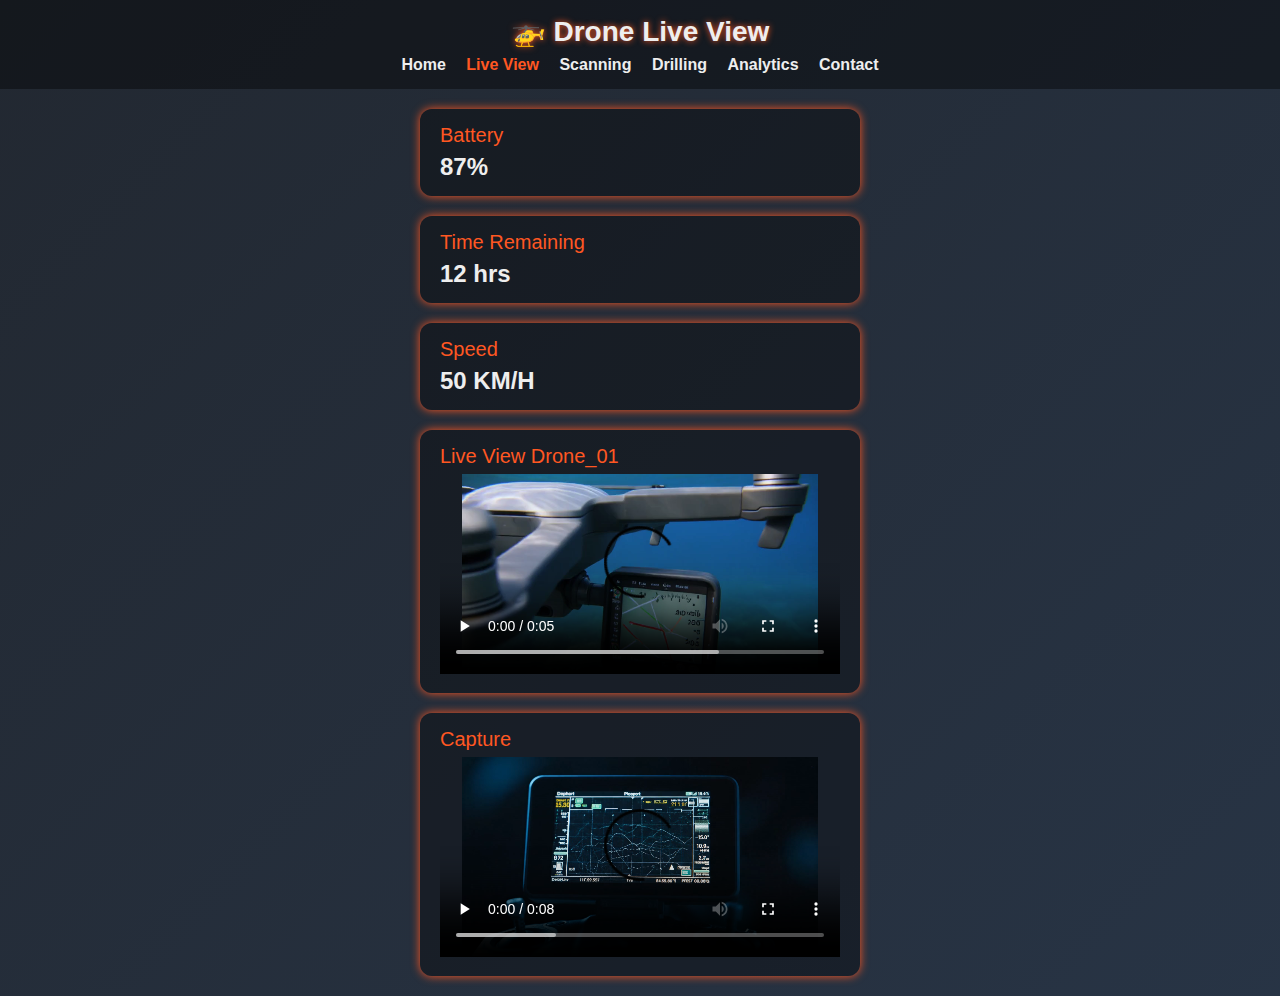
<file: index.html>
<!DOCTYPE html>
<html lang="en">
<head>
<meta charset="UTF-8">
<meta name="viewport" content="width=device-width, initial-scale=1.0">
<title>Drone Live View</title>
<style>
  body {
    margin:0;
    font-family:'Segoe UI',sans-serif;
    color:#EEEEEE;
    background:linear-gradient(135deg,#222831,#2D4059,#FF5722,#EEEEEE);
    background-size:600% 600%;
    animation:gradientMove 12s ease infinite;
  }
  @keyframes gradientMove {
    0%{background-position:0% 50%;}
    50%{background-position:100% 50%;}
    100%{background-position:0% 50%;}
  }
  header {
    background:rgba(0,0,0,0.4);
    padding:15px;
    text-align:center;
  }
  header h1 {
    margin:0;
    font-size:28px;
    text-shadow:0 0 6px #FF5722;
  }
  nav {
    margin-top:8px;
  }
  nav a {
    color:#EEEEEE;
    text-decoration:none;
    margin:0 8px;
    font-weight:bold;
  }
  nav a:hover {
    color:#FF5722;
  }
  main {
    padding:20px;
    display:flex;
    flex-direction:column;
    align-items:center;
    gap:20px;
  }
  .status-box {
    background:rgba(0,0,0,0.35);
    padding:15px 20px;
    border-radius:12px;
    width:90%;
    max-width:400px;
    box-shadow:0 0 10px #FF5722;
  }
  .status-title {
    font-size:20px;
    margin-bottom:6px;
    color:#FF5722;
  }
  .status-value {
    font-size:24px;
    font-weight:bold;
  }
  .liveview, .capture {
    background:rgba(0,0,0,0.35);
    padding:15px 20px;
    border-radius:12px;
    width:90%;
    max-width:400px;
    box-shadow:0 0 10px #FF5722;
    position:relative;
  }
  .liveview vid, .capture vid {
    width:100%;
    max-width:350px;
    margin-top:10px;
    border-radius:8px;
    border:2px solid #FF5722;
  }
  /* Buttons inside profile and captures */
  .inline-button {
    position:absolute;
    top:15px;
    right:15px;
    background:#FF5722;
    border:none;
    color:#EEEEEE;
    font-weight:bold;
    padding:6px 10px;
    border-radius:6px;
    cursor:pointer;
    box-shadow:0 0 6px #FF5722;
  }
  .inline-button:hover {
    background:#e04c1f;
  }
</style>
</head>
<body>

<header>
  <h1>🚁 Drone Live View</h1>
  <nav>
    <a href="home.html">Home</a>
    <a href="index.html" style="color:#FF5722;">Live View</a>
    <a href="scanning.html">Scanning</a>
    <a href="drilling.html">Drilling</a>
    <a href="analytics.html">Analytics</a>
    <a href="contact.html">Contact</a>
  </nav>
</header>

<main>
  <!-- Battery -->
  <div class="status-box">
    <div class="status-title">Battery</div>
    <div class="status-value" id="battery">87%</div>
  </div>

  <!-- Time Remaining -->
  <div class="status-box">
    <div class="status-title">Time Remaining</div>
    <div class="status-value" id="time">12 hrs</div>
  </div>

  <!-- Speed -->
  <div class="status-box">
    <div class="status-title">Speed</div>
    <div class="status-value" id="Speed">50 KM/H</div>
  </div>

  <div class="liveview">
    <div class="status-title">Live View Drone_01</div>
   <video width="400" height="200" controls>
    <source src="live view.mp4" type="video/mp4">
    Your browser does not support the video tag.
  </video>
  </div>



  <div class="capture">
    <div class="status-title">Capture</div>
   <video width="400" height="200" controls>
    <source src="capture.mp4" type="video/mp4">
    Your browser does not support the video tag.
  </video>
  </div>
</main>

</body>
</html>
</file>
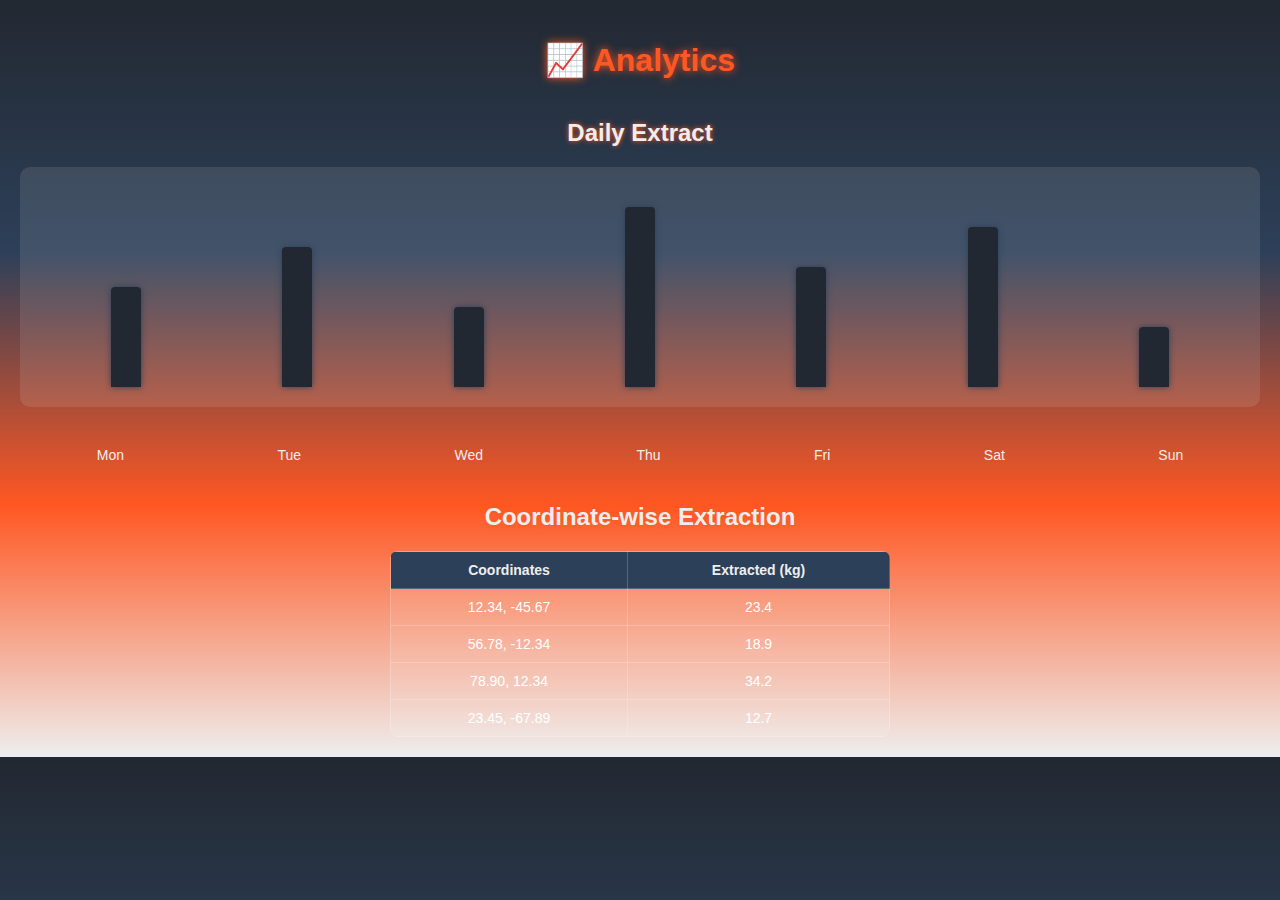
<file: analytics.html>
<!DOCTYPE html>
<html lang="en">
<head>
<meta charset="UTF-8">
<meta name="viewport" content="width=device-width, initial-scale=1.0">
<title>Analytics</title>
<style>
  body {
    margin: 0;
    font-family: 'Segoe UI', sans-serif;
    background: linear-gradient(to bottom, #222831, #2D4059, #FF5722, #EEEEEE);
    color: #EEEEEE;
    padding: 20px;
    text-align: center;
  }
  h1 {
    color: #FF5722;
    text-shadow: 0 0 8px #FF5722;
    margin-bottom: 30px;
    font-size: 32px;
  }
  h2 {
    margin-top: 40px;
    margin-bottom: 20px;
    color: #EEEEEE;
    text-shadow: 0 0 5px #FF5722;
  }

  .chart {
    display: flex;
    justify-content: space-around;
    align-items: flex-end;
    height: 200px;
    background: rgba(255,255,255,0.1);
    border-radius: 10px;
    padding: 20px;
    margin-bottom: 40px;
  }
  .bar {
    width: 30px;
    background: #222831;
    border-radius: 4px 4px 0 0;
    box-shadow: 0 0 6px #2D4059;
  }
  .day-labels {
    display: flex;
    justify-content: space-around;
    margin-top: 10px;
    font-size: 14px;
  }

  table {
    width: 100%;
    max-width: 500px;
    margin: 0 auto;
    border-collapse: collapse;
    background: rgba(255,255,255,0.1);
    border-radius: 8px;
    overflow: hidden;
  }
  th, td {
    border: 1px solid rgba(255,255,255,0.2);
    padding: 10px;
    font-size: 14px;
  }
  th {
    background: #2D4059;
    color: #EEEEEE;
  }
  td {
    color: #FFFFFF;
  }
</style>
</head>
<body>

<h1>📈 Analytics</h1>

<h2>Daily Extract</h2>
<div class="chart">
  <div class="bar" style="height: 50%;"></div> 
  <div class="bar" style="height: 70%;"></div> 
  <div class="bar" style="height: 40%;"></div> 
  <div class="bar" style="height: 90%;"></div> 
  <div class="bar" style="height: 60%;"></div> 
  <div class="bar" style="height: 80%;"></div> 
  <div class="bar" style="height: 30%;"></div> 
</div>
<div class="day-labels">
  <span>Mon</span>
  <span>Tue</span>
  <span>Wed</span>
  <span>Thu</span>
  <span>Fri</span>
  <span>Sat</span>
  <span>Sun</span>
</div>

<h2>Coordinate-wise Extraction</h2>
<table>
  <tr>
    <th>Coordinates</th>
    <th>Extracted (kg)</th>
  </tr>
  <tr>
    <td>12.34, -45.67</td>
    <td>23.4</td>
  </tr>
  <tr>
    <td>56.78, -12.34</td>
    <td>18.9</td>
  </tr>
  <tr>
    <td>78.90, 12.34</td>
    <td>34.2</td>
  </tr>
  <tr>
    <td>23.45, -67.89</td>
    <td>12.7</td>
  </tr>
</table>

</body>
</html>
</file>
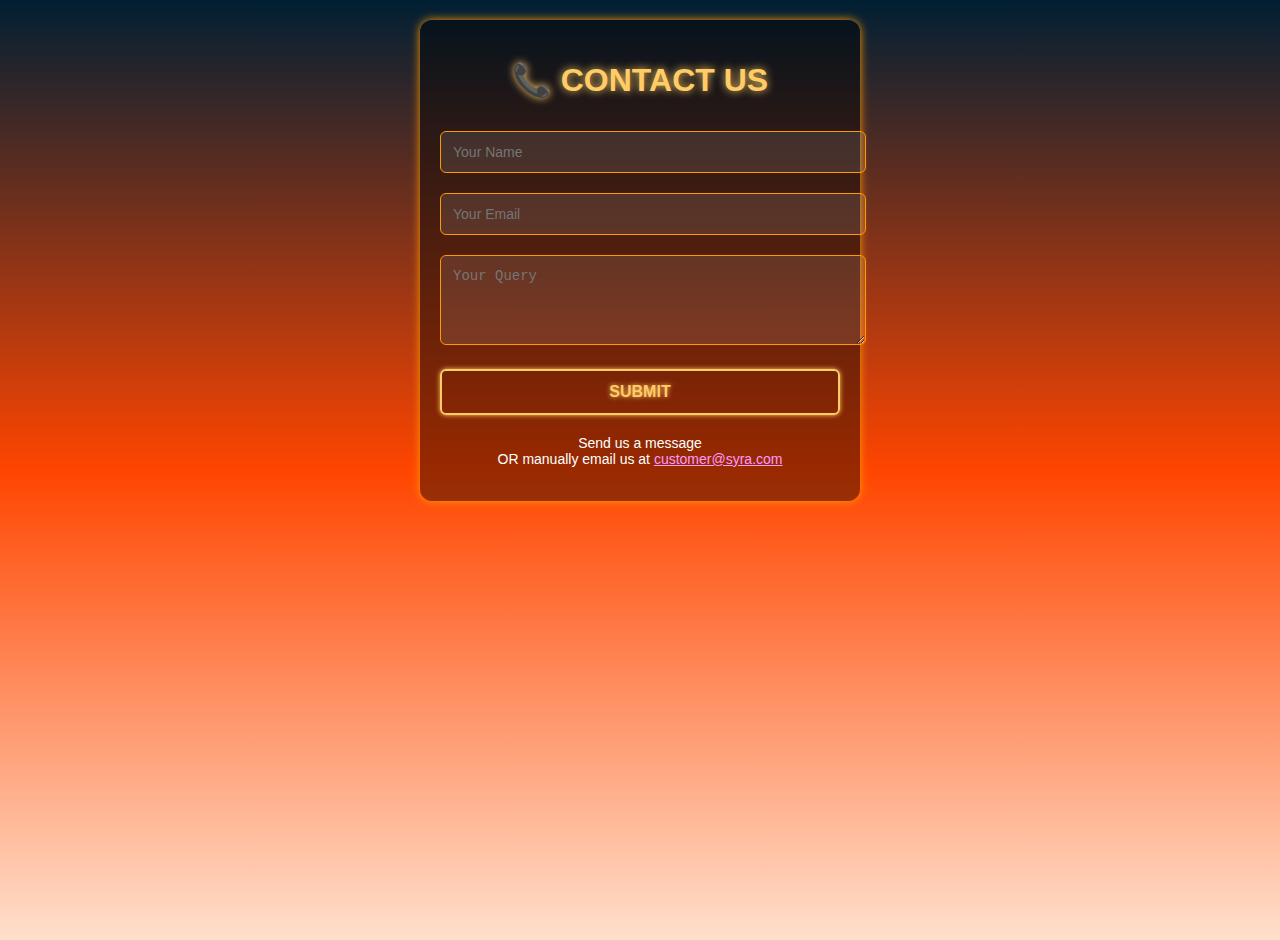
<file: contact.html>
<!DOCTYPE html>
<html lang="en">
<head>
<meta charset="UTF-8">
<meta name="viewport" content="width=device-width, initial-scale=1.0">
<title>Contact Us</title>
<link rel="stylesheet" href="style.css">
</head>
<body>

<div class="container" id="formContainer">
  <h1>📞 CONTACT US</h1>
  <input type="text" id="name" placeholder="Your Name">
  <input type="email" id="email" placeholder="Your Email">
  <textarea id="query" rows="4" placeholder="Your Query"></textarea>
  <button id="submitBtn">SUBMIT</button>

  <p class="alt-contact">
    Send us a message <br> OR manually email us at 
    <a href="mailto:customer@syra.com">customer@syra.com</a>
  </p>
</div>

<div class="thankyou" id="thankyouContainer">
  <h2>THANK YOU<br>FOR SUBMITTING</h2>
  <p>Our Team Will Contact You Shortly</p>
  <button id="backBtn">⬅ Back to Contact</button>
</div>

<script src="script.js"></script>
</body>
</html>
</file>
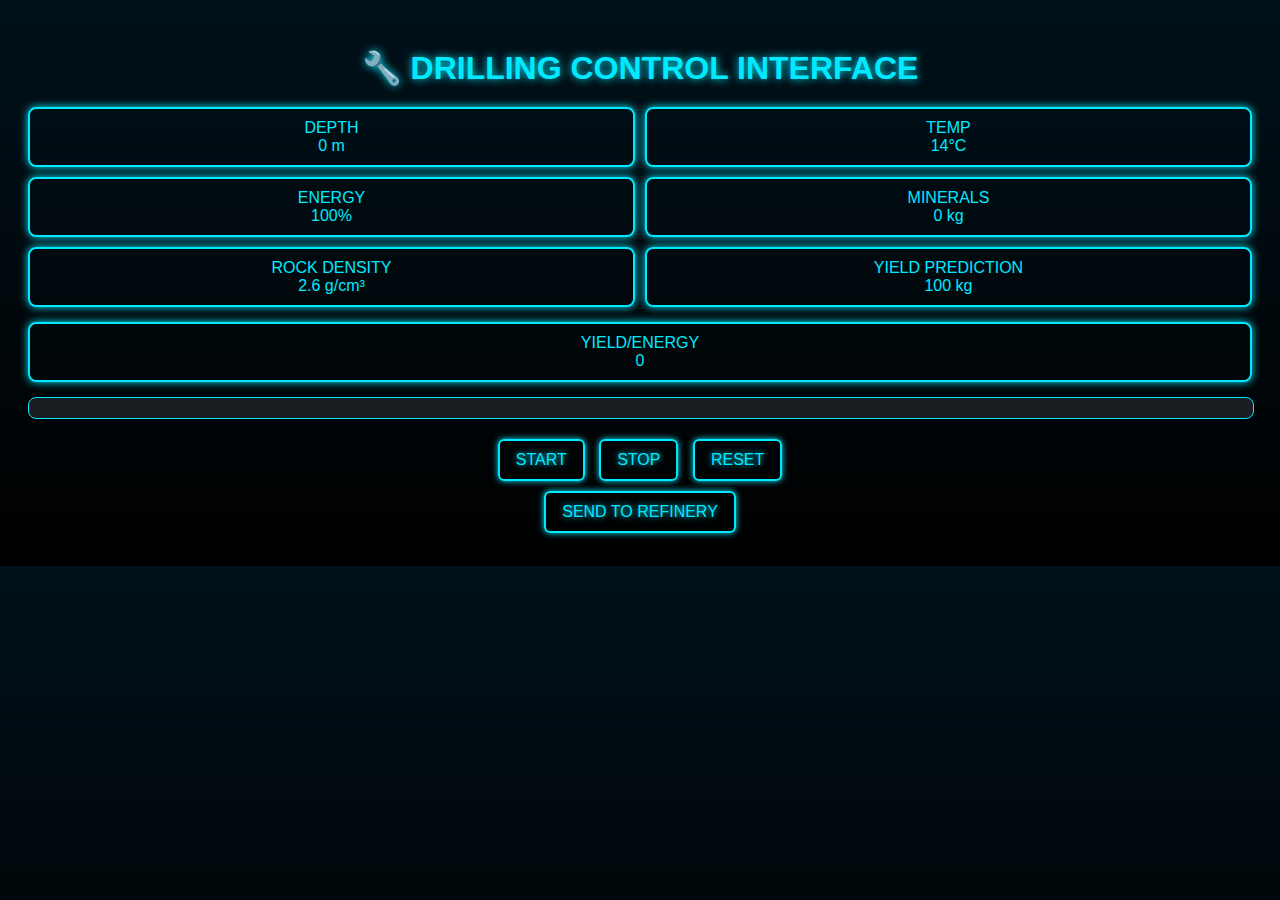
<file: drilling.html>
<!DOCTYPE html>
<html lang="en">
<head>
<meta charset="UTF-8">
<meta name="viewport" content="width=device-width, initial-scale=1.0">
<title>Drilling Control Interface</title>
<style>
  body {
    background: linear-gradient(to bottom, #00111a, #000);
    color: #00eaff;
    font-family: Arial, sans-serif;
    text-align: center;
    padding: 20px;
  }
  h1 {
    text-shadow: 0 0 8px #00eaff;
    margin-bottom: 20px;
  }
  .grid {
    display: grid;
    grid-template-columns: repeat(2, 1fr);
    gap: 10px;
    margin-bottom: 15px;
  }
  .box {
    border: 2px solid #00eaff;
    border-radius: 8px;
    padding: 10px;
    box-shadow: 0 0 8px #00eaff;
  }
  .wide-box {
    grid-column: span 2;
    border: 2px solid #00eaff;
    border-radius: 8px;
    padding: 10px;
    box-shadow: 0 0 8px #00eaff;
    margin-bottom: 10px;
  }
  #progressContainer {
    background: rgba(255,255,255,0.1);
    border: 1px solid #00eaff;
    border-radius: 8px;
    height: 20px;
    width: 100%;
    margin: 15px 0;
    overflow: hidden;
  }
  #progressBar {
    background: #00eaff;
    height: 100%;
    width: 0%;
    transition: width 0.3s;
  }
  button {
    background: none;
    border: 2px solid #00eaff;
    border-radius: 6px;
    color: #00eaff;
    padding: 10px 16px;
    margin: 5px;
    font-size: 16px;
    cursor: pointer;
    text-shadow: 0 0 6px #00eaff;
    box-shadow: 0 0 6px #00eaff;
  }
  button:hover {
    background: rgba(0,234,255,0.2);
  }
</style>
</head>
<body>
<h1>🔧 DRILLING CONTROL INTERFACE</h1>

<div class="grid">
  <div class="box">DEPTH<br><span id="depth">0 m</span></div>
  <div class="box">TEMP<br><span id="temp">25°C</span></div>
  <div class="box">ENERGY<br><span id="energy">100%</span></div>
  <div class="box">MINERALS<br><span id="minerals">0 kg</span></div>
  <div class="box">ROCK DENSITY<br><span id="density">0 g/cm³</span></div>
  <div class="box">YIELD PREDICTION<br><span id="yield_prediction">0 kg</span></div>
</div>

<div class="wide-box">YIELD/ENERGY<br><span id="ratio">0</span></div>

<div id="progressContainer">
  <div id="progressBar"></div>
</div>

<div>
  <button onclick="startDrill()">START</button>
  <button onclick="stopDrill()">STOP</button>
  <button onclick="resetDrill()">RESET</button>
</div>
<div>
  <button onclick="sendToRefinery()">SEND TO REFINERY</button>
</div>

<script>
const drillingData = [
  { 'progress': 0.0, 'depth': 0.0, 'temp': 14.0, 'energy': 100.0, 'minerals': 0.0, 'density': 2.6, 'yield_prediction': 100.0, 'ratio': 0.0 },
  { 'progress': 2.0, 'depth': 10.0, 'temp': 14.0, 'energy': 98.5, 'minerals': 0.2, 'density': 2.6, 'yield_prediction': 98.8, 'ratio': 0.0 },
  { 'progress': 4.0, 'depth': 20.0, 'temp': 14.0, 'energy': 97.0, 'minerals': 0.5, 'density': 2.6, 'yield_prediction': 97.6, 'ratio': 0.01 },
  { 'progress': 6.0, 'depth': 30.0, 'temp': 14.0, 'energy': 95.5, 'minerals': 0.8, 'density': 2.6, 'yield_prediction': 96.4, 'ratio': 0.01 },
  { 'progress': 8.0, 'depth': 40.0, 'temp': 14.0, 'energy': 94.0, 'minerals': 1.2, 'density': 2.6, 'yield_prediction': 95.2, 'ratio': 0.01 },
  { 'progress': 10.0, 'depth': 50.0, 'temp': 14.0, 'energy': 92.5, 'minerals': 1.6, 'density': 2.6, 'yield_prediction': 94.0, 'ratio': 0.02 },
  { 'progress': 12.0, 'depth': 60.0, 'temp': 14.0, 'energy': 91.0, 'minerals': 2.1, 'density': 2.6, 'yield_prediction': 92.8, 'ratio': 0.02 },
  { 'progress': 14.0, 'depth': 70.0, 'temp': 14.0, 'energy': 89.5, 'minerals': 2.5, 'density': 2.6, 'yield_prediction': 91.6, 'ratio': 0.03 },
  { 'progress': 16.0, 'depth': 80.0, 'temp': 14.0, 'energy': 88.0, 'minerals': 3.0, 'density': 2.6, 'yield_prediction': 90.4, 'ratio': 0.03 },
  { 'progress': 18.0, 'depth': 90.0, 'temp': 14.0, 'energy': 86.5, 'minerals': 3.5, 'density': 2.6, 'yield_prediction': 89.2, 'ratio': 0.04 },
  { 'progress': 20.0, 'depth': 100.0, 'temp': 14.0, 'energy': 85.0, 'minerals': 4.0, 'density': 2.6, 'yield_prediction': 88.0, 'ratio': 0.05 },
  { 'progress': 22.0, 'depth': 100, 'temp': 14.0, 'energy': 83.5, 'minerals': 4.5, 'density': 2.6, 'yield_prediction': 86.8, 'ratio': 0.05 },
  { 'progress': 24.0, 'depth': 100, 'temp': 14.0, 'energy': 82.0, 'minerals': 5.1, 'density': 2.6, 'yield_prediction': 85.6, 'ratio': 0.06 },
  { 'progress': 26.0, 'depth': 100, 'temp': 14.0, 'energy': 80.5, 'minerals': 5.6, 'density': 2.6, 'yield_prediction': 84.4, 'ratio': 0.07 },
  { 'progress': 28.0, 'depth': 100, 'temp': 14.0, 'energy': 79.0, 'minerals': 6.2, 'density': 2.6, 'yield_prediction': 83.2, 'ratio': 0.08 },
  { 'progress': 30.0, 'depth': 100, 'temp': 14.0, 'energy': 77.5, 'minerals': 6.8, 'density': 2.6, 'yield_prediction': 82.0, 'ratio': 0.09 },
  { 'progress': 32.0, 'depth': 100, 'temp': 14.0, 'energy': 76.0, 'minerals': 7.4, 'density': 2.6, 'yield_prediction': 80.8, 'ratio': 0.1 },
  { 'progress': 34.0, 'depth': 100, 'temp': 14.0, 'energy': 74.5, 'minerals': 8.0, 'density': 2.6, 'yield_prediction': 79.6, 'ratio': 0.11 },
  { 'progress': 36.0, 'depth': 100, 'temp': 14.0, 'energy': 73.0, 'minerals': 8.6, 'density': 2.6, 'yield_prediction': 78.4, 'ratio': 0.12 },
  { 'progress': 38.0, 'depth': 100, 'temp': 14.0, 'energy': 71.5, 'minerals': 9.2, 'density': 2.6, 'yield_prediction': 77.2, 'ratio': 0.13 },
  { 'progress': 40.0, 'depth': 100, 'temp': 14.0, 'energy': 70.0, 'minerals': 9.8, 'density': 2.6, 'yield_prediction': 76.0, 'ratio': 0.14 },
  { 'progress': 42.0, 'depth': 100, 'temp': 14.0, 'energy': 68.5, 'minerals': 10.5, 'density': 2.6, 'yield_prediction': 74.8, 'ratio': 0.15 },
  { 'progress': 44.0, 'depth': 100, 'temp': 14.0, 'energy': 67.0, 'minerals': 11.1, 'density': 2.6, 'yield_prediction': 73.6, 'ratio': 0.17 },
  { 'progress': 46.0, 'depth': 100, 'temp': 14.0, 'energy': 65.5, 'minerals': 11.8, 'density': 2.6, 'yield_prediction': 72.4, 'ratio': 0.18 },
  { 'progress': 48.0, 'depth': 100, 'temp': 14.0, 'energy': 64.0, 'minerals': 12.5, 'density': 2.6, 'yield_prediction': 71.2, 'ratio': 0.19 },
  { 'progress': 50.0, 'depth': 100, 'temp': 14.0, 'energy': 62.5, 'minerals': 13.1, 'density': 2.6, 'yield_prediction': 70.0, 'ratio': 0.21 },
  { 'progress': 52.0, 'depth': 100, 'temp': 14.0, 'energy': 61.0, 'minerals': 13.8, 'density': 2.6, 'yield_prediction': 68.8, 'ratio': 0.23 },
  { 'progress': 54.0, 'depth': 100, 'temp': 14.0, 'energy': 59.5, 'minerals': 14.5, 'density': 2.6, 'yield_prediction': 67.6, 'ratio': 0.24 },
  { 'progress': 56.0, 'depth': 100, 'temp': 14.0, 'energy': 58.0, 'minerals': 15.2, 'density': 2.6, 'yield_prediction': 66.4, 'ratio': 0.26 },
  { 'progress': 58.0, 'depth': 100, 'temp': 14.0, 'energy': 56.5, 'minerals': 15.9, 'density': 2.6, 'yield_prediction': 65.2, 'ratio': 0.28 },
  { 'progress': 60.0, 'depth': 100, 'temp': 14.0, 'energy': 55.0, 'minerals': 16.6, 'density': 2.6, 'yield_prediction': 64.0, 'ratio': 0.3 },
  { 'progress': 62.0, 'depth': 100, 'temp': 14.0, 'energy': 53.5, 'minerals': 17.4, 'density': 2.6, 'yield_prediction': 62.8, 'ratio': 0.32 },
  { 'progress': 64.0, 'depth': 100, 'temp': 14.0, 'energy': 52.0, 'minerals': 18.1, 'density': 2.6, 'yield_prediction': 61.6, 'ratio': 0.35 },
  { 'progress': 66.0, 'depth': 100, 'temp': 14.0, 'energy': 50.5, 'minerals': 18.8, 'density': 2.6, 'yield_prediction': 60.4, 'ratio': 0.37 },
  { 'progress': 68.0, 'depth': 100, 'temp': 14.0, 'energy': 49.0, 'minerals': 19.6, 'density': 2.6, 'yield_prediction': 59.2, 'ratio': 0.4 },
  { 'progress': 70.0, 'depth': 100, 'temp': 14.0, 'energy': 47.5, 'minerals': 20.3, 'density': 2.6, 'yield_prediction': 58.0, 'ratio': 0.43 },
  { 'progress': 72.0, 'depth': 100, 'temp': 14.0, 'energy': 46.0, 'minerals': 21.1, 'density': 2.6, 'yield_prediction': 56.8, 'ratio': 0.46 },
  { 'progress': 74.0, 'depth': 100, 'temp': 14.0, 'energy': 44.5, 'minerals': 21.9, 'density': 2.6, 'yield_prediction': 55.6, 'ratio': 0.49 },
  { 'progress': 76.0, 'depth': 100, 'temp': 14.0, 'energy': 43.0, 'minerals': 22.6, 'density': 2.6, 'yield_prediction': 54.4, 'ratio': 0.53 },
  { 'progress': 78.0, 'depth': 100, 'temp': 14.0, 'energy': 41.5, 'minerals': 23.4, 'density': 2.6, 'yield_prediction': 53.2, 'ratio': 0.56 },
  { 'progress': 80.0, 'depth': 100, 'temp': 14.0, 'energy': 40.0, 'minerals': 24.2, 'density': 2.6, 'yield_prediction': 52.0, 'ratio': 0.6 },
  { 'progress': 82.0, 'depth': 100, 'temp': 14.0, 'energy': 38.5, 'minerals': 25.0, 'density': 2.6, 'yield_prediction': 50.8, 'ratio': 0.65 },
  { 'progress': 84.0, 'depth': 100, 'temp': 14.0, 'energy': 37.0, 'minerals': 25.8, 'density': 2.6, 'yield_prediction': 49.6, 'ratio': 0.7 },
  { 'progress': 86.0, 'depth': 100, 'temp': 14.0, 'energy': 35.5, 'minerals': 26.6, 'density': 2.6, 'yield_prediction': 48.4, 'ratio': 0.75 },
  { 'progress': 88.0, 'depth': 100, 'temp': 14.0, 'energy': 34.0, 'minerals': 27.4, 'density': 2.6, 'yield_prediction': 47.2, 'ratio': 0.81 },
  { 'progress': 90.0, 'depth': 100, 'temp': 14.0, 'energy': 32.5, 'minerals': 28.2, 'density': 2.6, 'yield_prediction': 46.0, 'ratio': 0.87 },
  { 'progress': 92.0, 'depth': 100, 'temp': 14.0, 'energy': 31.0, 'minerals': 29.0, 'density': 2.6, 'yield_prediction': 44.8, 'ratio': 0.94 },
  { 'progress': 94.0, 'depth': 100, 'temp': 14.0, 'energy': 29.5, 'minerals': 29.8, 'density': 2.6, 'yield_prediction': 43.6, 'ratio': 1.01 },
  { 'progress': 96.0, 'depth': 100, 'temp': 14.0, 'energy': 28.0, 'minerals': 30.7, 'density': 2.6, 'yield_prediction': 42.4, 'ratio': 1.1 },
  { 'progress': 98.0, 'depth': 100, 'temp': 14.0, 'energy': 26.5, 'minerals': 31.5, 'density': 2.6, 'yield_prediction': 41.2, 'ratio': 1.19 },
  { 'progress': 100.0, 'depth': 100, 'temp': 14.0, 'energy': 25.0, 'minerals': 32.3, 'density': 2.6, 'yield_prediction': 40.0, 'ratio': 1.29 }
];


let currentIndex = 0;
let drilling = false;
let interval;

function updateUI(data) {
  document.getElementById('depth').innerText = data.depth + " m";
  document.getElementById('temp').innerText = data.temp + "°C";
  document.getElementById('energy').innerText = data.energy + "%";
  document.getElementById('minerals').innerText = data.minerals + " kg";
  document.getElementById('density').innerText = data.density + " g/cm³";
  document.getElementById('yield_prediction').innerText = data.yield_prediction + " kg";
  document.getElementById('ratio').innerText = data.ratio;
  document.getElementById('progressBar').style.width = data.progress + "%";
}

function startDrill() {
  if (drilling) return;
  drilling = true;
  interval = setInterval(()=>{
    if (currentIndex >= drillingData.length) {
      clearInterval(interval);
      drilling = false;
      return;
    }
    updateUI(drillingData[currentIndex]);
    currentIndex++;
  }, 300);
}

function stopDrill() {
  clearInterval(interval);
  drilling = false;
}

function resetDrill() {
  clearInterval(interval);
  drilling = false;
  currentIndex = 0;
  updateUI(drillingData[0]);
}

function sendToRefinery() {
  alert("Data sent to refinery!");
  resetDrill();
}

// Initialize with first data
updateUI(drillingData[0]);
</script>
</body>
</html>
</file>
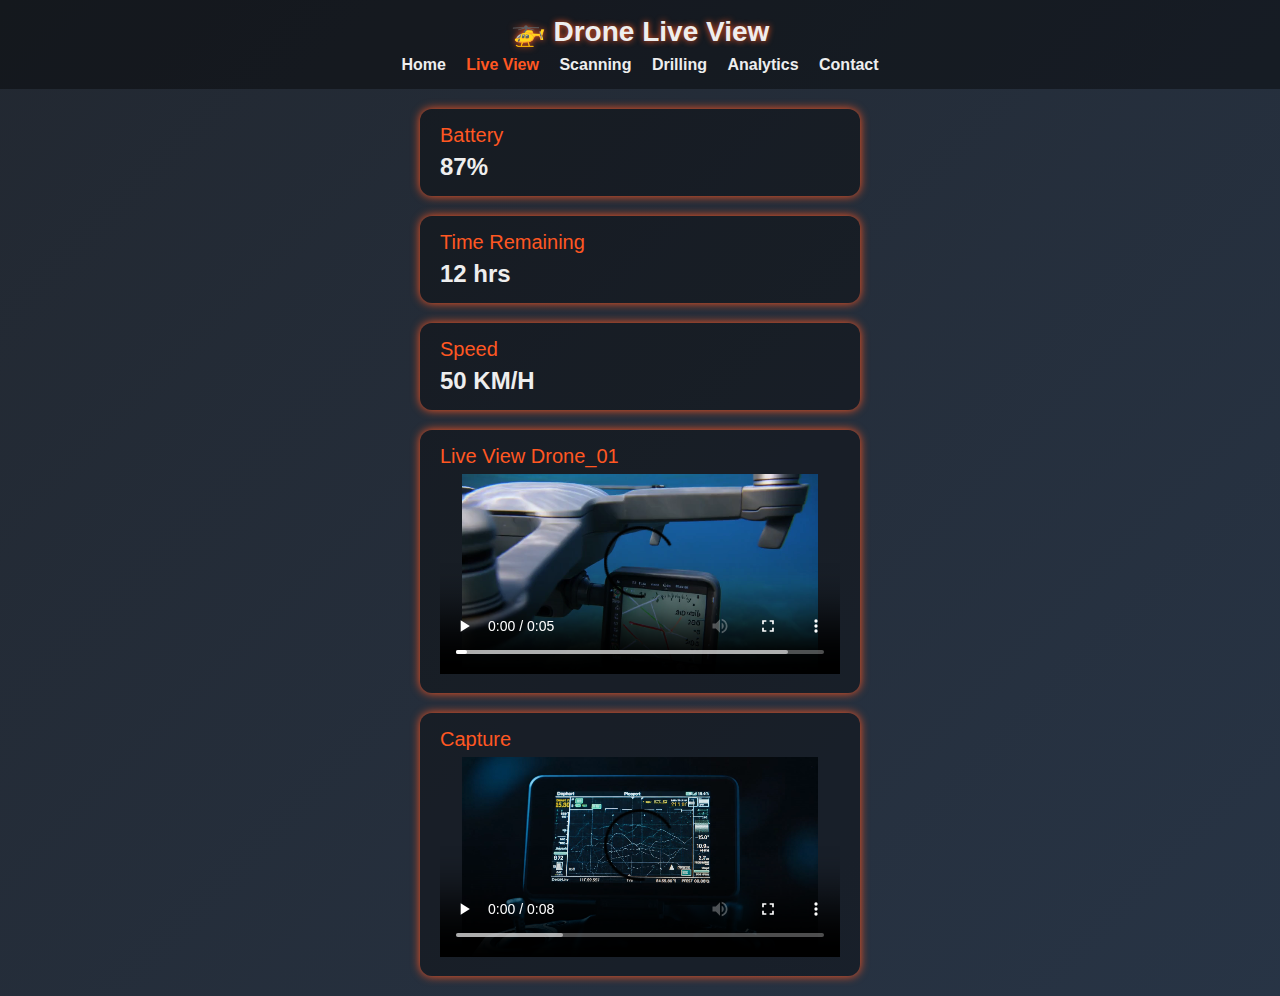
<file: landingview.html>
<!DOCTYPE html>
<html lang="en">
<head>
<meta charset="UTF-8">
<meta name="viewport" content="width=device-width, initial-scale=1.0">
<title>Drone Live View</title>
<style>
  body {
    margin:0;
    font-family:'Segoe UI',sans-serif;
    color:#EEEEEE;
    background:linear-gradient(135deg,#222831,#2D4059,#FF5722,#EEEEEE);
    background-size:600% 600%;
    animation:gradientMove 12s ease infinite;
  }
  @keyframes gradientMove {
    0%{background-position:0% 50%;}
    50%{background-position:100% 50%;}
    100%{background-position:0% 50%;}
  }
  header {
    background:rgba(0,0,0,0.4);
    padding:15px;
    text-align:center;
  }
  header h1 {
    margin:0;
    font-size:28px;
    text-shadow:0 0 6px #FF5722;
  }
  nav {
    margin-top:8px;
  }
  nav a {
    color:#EEEEEE;
    text-decoration:none;
    margin:0 8px;
    font-weight:bold;
  }
  nav a:hover {
    color:#FF5722;
  }
  main {
    padding:20px;
    display:flex;
    flex-direction:column;
    align-items:center;
    gap:20px;
  }
  .status-box {
    background:rgba(0,0,0,0.35);
    padding:15px 20px;
    border-radius:12px;
    width:90%;
    max-width:400px;
    box-shadow:0 0 10px #FF5722;
  }
  .status-title {
    font-size:20px;
    margin-bottom:6px;
    color:#FF5722;
  }
  .status-value {
    font-size:24px;
    font-weight:bold;
  }
  .liveview, .capture {
    background:rgba(0,0,0,0.35);
    padding:15px 20px;
    border-radius:12px;
    width:90%;
    max-width:400px;
    box-shadow:0 0 10px #FF5722;
    position:relative;
  }
  .liveview vid, .capture vid {
    width:100%;
    max-width:350px;
    margin-top:10px;
    border-radius:8px;
    border:2px solid #FF5722;
  }
  /* Buttons inside profile and captures */
  .inline-button {
    position:absolute;
    top:15px;
    right:15px;
    background:#FF5722;
    border:none;
    color:#EEEEEE;
    font-weight:bold;
    padding:6px 10px;
    border-radius:6px;
    cursor:pointer;
    box-shadow:0 0 6px #FF5722;
  }
  .inline-button:hover {
    background:#e04c1f;
  }
</style>
</head>
<body>

<header>
  <h1>🚁 Drone Live View</h1>
  <nav>
    <a href="index.html">Home</a>
    <a href="liveview.html" style="color:#FF5722;">Live View</a>
    <a href="scanning.html">Scanning</a>
    <a href="drilling.html">Drilling</a>
    <a href="analytics.html">Analytics</a>
    <a href="contact.html">Contact</a>
  </nav>
</header>

<main>
  <!-- Battery -->
  <div class="status-box">
    <div class="status-title">Battery</div>
    <div class="status-value" id="battery">87%</div>
  </div>

  <!-- Time Remaining -->
  <div class="status-box">
    <div class="status-title">Time Remaining</div>
    <div class="status-value" id="time">12 hrs</div>
  </div>

  <!-- Speed -->
  <div class="status-box">
    <div class="status-title">Speed</div>
    <div class="status-value" id="Speed">50 KM/H</div>
  </div>

  <div class="liveview">
    <div class="status-title">Live View Drone_01</div>
   <video width="400" height="200" controls>
    <source src="live view.mp4" type="video/mp4">
    Your browser does not support the video tag.
  </video>
  </div>



  <div class="capture">
    <div class="status-title">Capture</div>
   <video width="400" height="200" controls>
    <source src="capture.mp4" type="video/mp4">
    Your browser does not support the video tag.
  </video>
  </div>
</main>

</body>
</html>
</file>
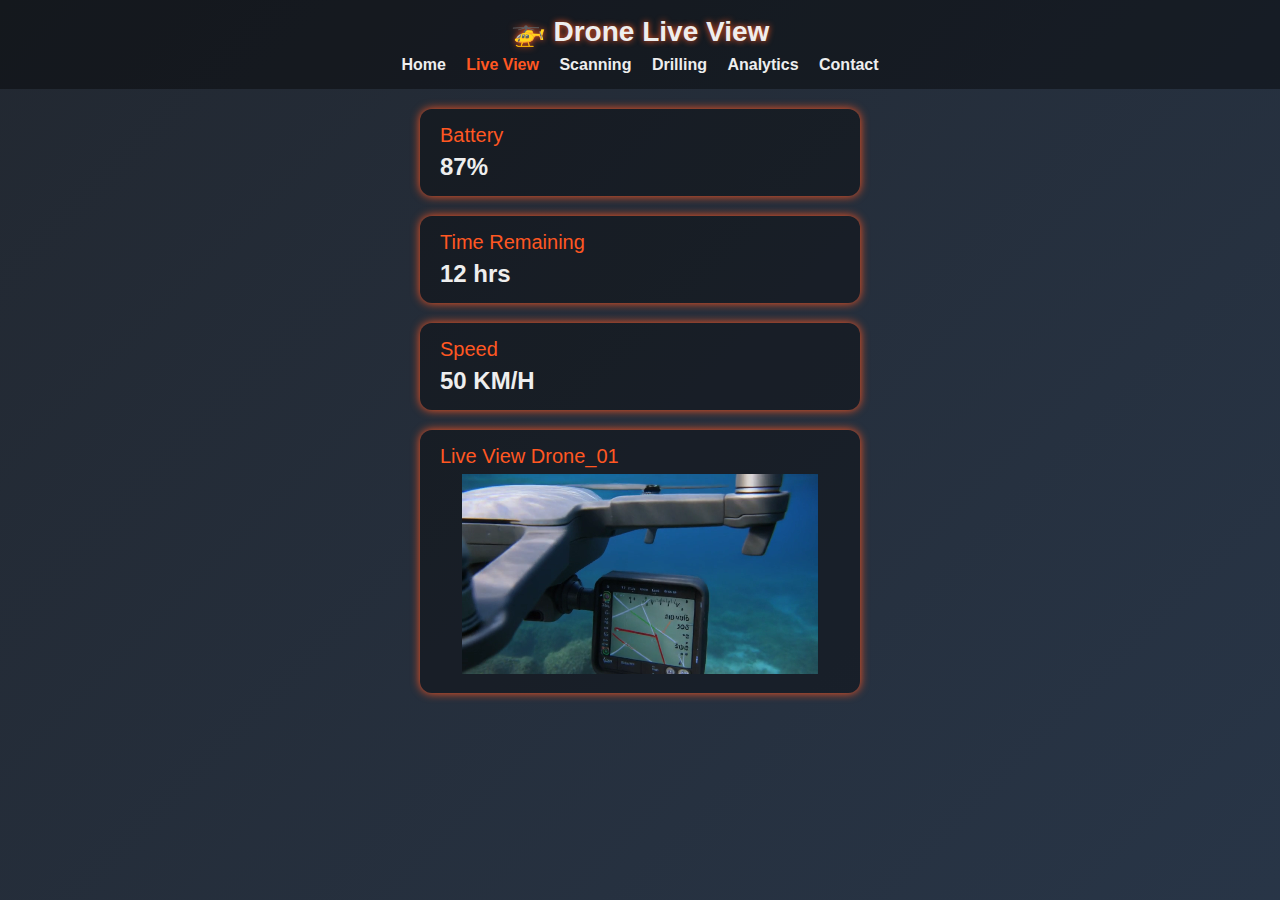
<file: liveview.html>
<!DOCTYPE html>
<html lang="en">
<head>
<meta charset="UTF-8">
<meta name="viewport" content="width=device-width, initial-scale=1.0">
<title>Drone Live View</title>
<style>
  body {
    margin:0;
    font-family:'Segoe UI',sans-serif;
    color:#EEEEEE;
    background:linear-gradient(135deg,#222831,#2D4059,#FF5722,#EEEEEE);
    background-size:600% 600%;
    animation:gradientMove 12s ease infinite;
  }
  @keyframes gradientMove {
    0%{background-position:0% 50%;}
    50%{background-position:100% 50%;}
    100%{background-position:0% 50%;}
  }
  header {
    background:rgba(0,0,0,0.4);
    padding:15px;
    text-align:center;
  }
  header h1 {
    margin:0;
    font-size:28px;
    text-shadow:0 0 6px #FF5722;
  }
  nav {
    margin-top:8px;
  }
  nav a {
    color:#EEEEEE;
    text-decoration:none;
    margin:0 8px;
    font-weight:bold;
  }
  nav a:hover {
    color:#FF5722;
  }
  main {
    padding:20px;
    display:flex;
    flex-direction:column;
    align-items:center;
    gap:20px;
  }
  .status-box {
    background:rgba(0,0,0,0.35);
    padding:15px 20px;
    border-radius:12px;
    width:90%;
    max-width:400px;
    box-shadow:0 0 10px #FF5722;
  }
  .status-title {
    font-size:20px;
    margin-bottom:6px;
    color:#FF5722;
  }
  .status-value {
    font-size:24px;
    font-weight:bold;
  }
  .liveview {
  background:rgba(0,0,0,0.35);
  padding:15px 20px;
  border-radius:12px;
  width:90%;
  max-width:400px;
  box-shadow:0 0 10px #FF5722;
  position:relative;
}
.liveview vid {
  width:100%;
  max-width:350px;
  margin-top:10px;
  border-radius:8px;
  border:2px solid #FF5722;
}

  .inline-button {
    position:absolute;
    top:15px;
    right:15px;
    background:#FF5722;
    border:none;
    color:#EEEEEE;
    font-weight:bold;
    padding:6px 10px;
    border-radius:6px;
    cursor:pointer;
    box-shadow:0 0 6px #FF5722;
  }
  .inline-button:hover {
    background:#e04c1f;
  }
</style>
</head>
<body>

<header>
  <h1>🚁 Drone Live View</h1>
  <nav>
    <a href="index.html">Home</a>
    <a href="liveview.html" style="color:#FF5722;">Live View</a>
    <a href="scanning.html">Scanning</a>
    <a href="drilling.html">Drilling</a>
    <a href="analytics.html">Analytics</a>
    <a href="contact.html">Contact</a>
  </nav>
</header>

<main>
  <div class="status-box">
    <div class="status-title">Battery</div>
    <div class="status-value" id="battery">87%</div>
  </div>

  <div class="status-box">
    <div class="status-title">Time Remaining</div>
    <div class="status-value" id="time">12 hrs</div>
  </div>

  <div class="status-box">
    <div class="status-title">Speed</div>
    <div class="status-value" id="Speed">50 KM/H</div>
  </div>

  <div class="liveview">
    <div class="status-title">Live View Drone_01</div>
   <video width="400" height="200" autoplay muted loop>>
    <source src="live view.mp4" type="video/mp4">
    Your browser does not support the video tag.
  </video>
  </div>

</main>

</body>
</html>
</file>
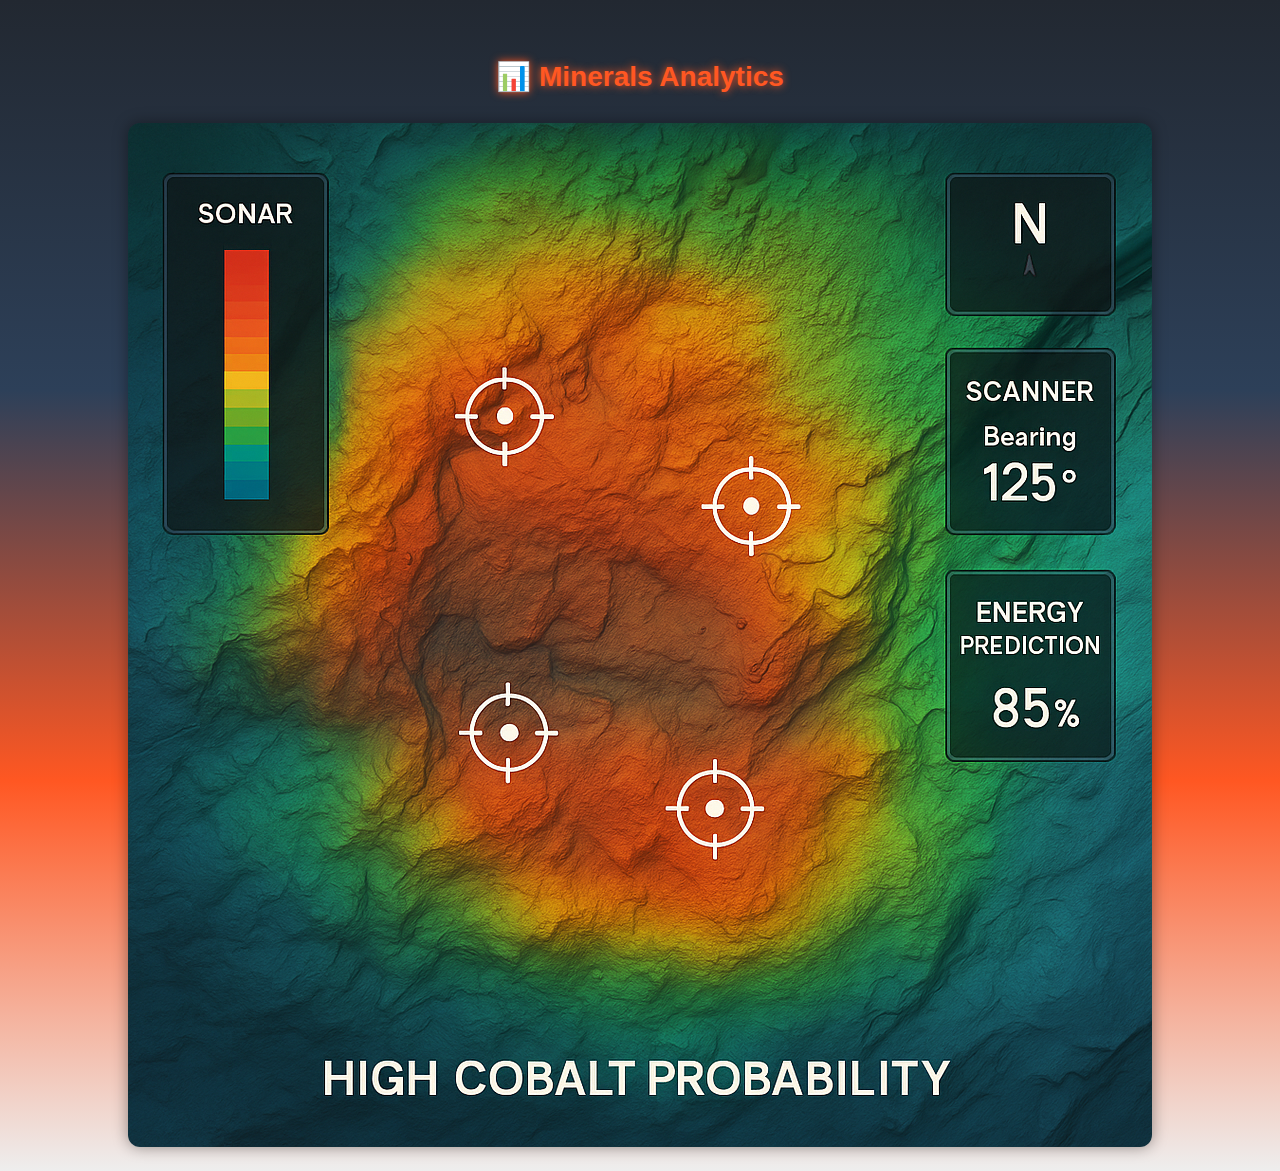
<file: mineral-targets.html>
<!DOCTYPE html>
<html lang="en">
<head>
<meta charset="UTF-8">
<meta name="viewport" content="width=device-width, initial-scale=1.0">
<title>Minerals Analytics</title>
<style>
  body {
    margin: 0;
    font-family: 'Segoe UI', sans-serif;
    background: linear-gradient(to bottom, #222831, #2D4059, #FF5722, #EEEEEE);
    color: #EEEEEE;
    text-align: center;
    padding: 20px;
  }
  h1 {
    color: #FF5722;
    text-shadow: 0 0 8px #FF5722;
    margin-top: 40px;
    margin-bottom: 30px;
    font-size: 28px;
  }
  img.landscape {
    max-width: 90%;
    border-radius: 12px;
    box-shadow: 0 0 15px rgba(0,0,0,0.4);
  }
</style>
</head>
<body>

  <h1>📊 Minerals Analytics</h1>
  <img src="minerals-target.png" alt="Minerals Analytics" class="landscape">

</body>
</html>
</file>
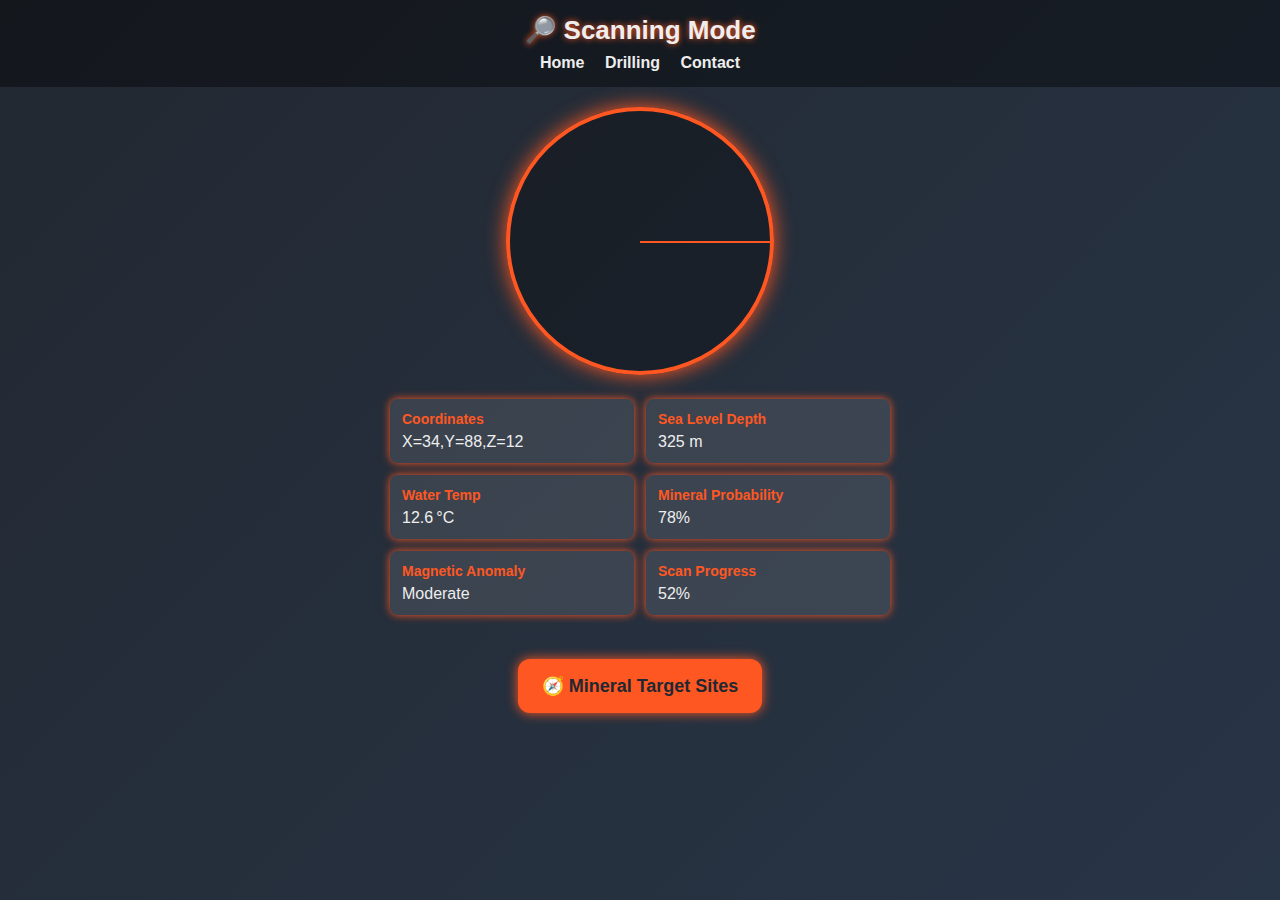
<file: scanning.html>
<!DOCTYPE html>
<html lang="en">
<head>
<meta charset="UTF-8">
<meta name="viewport" content="width=device-width, initial-scale=1.0">
<title>Scanning Interface</title>
<style>
  body {
    margin:0;
    font-family:'Segoe UI',sans-serif;
    color:#EEEEEE;
    background:linear-gradient(135deg,#222831,#2D4059,#FF5722,#EEEEEE);
    background-size:600% 600%;
    animation:grad 12s ease infinite;
  }
  @keyframes grad {
    0%{background-position:0% 50%;}
    50%{background-position:100% 50%;}
    100%{background-position:0% 50%;}
  }
  header {
    background:rgba(0,0,0,0.4);
    padding:15px;
    text-align:center;
  }
  header h1 {
    margin:0;
    font-size:26px;
    text-shadow:0 0 6px #FF5722;
  }
  nav {
    margin-top:8px;
  }
  nav a {
    color:#EEEEEE;
    text-decoration:none;
    margin:0 8px;
    font-weight:bold;
  }
  nav a:hover {
    color:#FF5722;
  }

  main {
    padding:20px;
    display:flex;
    flex-direction:column;
    align-items:center;
    gap:24px;
  }

  .radar {
    position:relative;
    width:260px;
    height:260px;
    border-radius:50%;
    border:4px solid #FF5722;
    overflow:hidden;
    background:rgba(0,0,0,0.3);
    box-shadow:0 0 20px #FF5722;
  }
  .scanner-line {
    position:absolute;
    width:50%;
    height:2px;
    background:#FF5722;
    top:50%;
    left:50%;
    transform-origin:left center;
    animation:spin 2s linear infinite;
  }
  @keyframes spin {
    0% { transform: rotate(0deg); }
    100% { transform: rotate(360deg); }
  }

  .info-panel {
    display:grid;
    grid-template-columns: 1fr 1fr;
    gap:12px;
    width:90%;
    max-width:500px;
  }
  .info-box {
    background:rgba(255,255,255,0.1);
    padding:12px;
    border-radius:8px;
    box-shadow:0 0 8px #FF5722;
  }
  .info-box h3 {
    margin:0 0 6px;
    font-size:14px;
    color:#FF5722;
  }
  .info-box p {
    margin:0;
    font-size:16px;
  }

  .mineral-button {
    display:inline-block;
    margin-top:20px;
    padding:16px 24px;
    font-size:18px;
    font-weight:bold;
    color:#222831;
    background:#FF5722;
    border:none;
    border-radius:12px;
    box-shadow:0 0 12px #FF5722;
    text-decoration:none;
    transition:transform 0.2s ease;
  }
  .mineral-button:hover {
    transform:scale(1.05);
    box-shadow:0 0 20px #FF5722;
  }
</style>
</head>
<body>
  <header>
    <h1>🔎 Scanning Mode</h1>
    <nav>
      <a href="index.html">Home</a>
      <a href="drilling.html">Drilling</a>
      <a href="contact.html">Contact</a>
    </nav>
  </header>

  <main>
    <div class="radar">
      <div class="scanner-line"></div>
    </div>

    <div class="info-panel">
      <div class="info-box">
        <h3>Coordinates</h3>
        <p>X=34,Y=88,Z=12</p>
      </div>
      <div class="info-box">
        <h3>Sea Level Depth</h3>
        <p>325 m</p>
      </div>
      <div class="info-box">
        <h3>Water Temp</h3>
        <p>12.6 °C</p>
      </div>
      <div class="info-box">
        <h3>Mineral Probability</h3>
        <p>78%</p>
      </div>
      <div class="info-box">
        <h3>Magnetic Anomaly</h3>
        <p>Moderate</p>
      </div>
      <div class="info-box">
        <h3>Scan Progress</h3>
        <p>52%</p>
      </div>
    </div>

    <a href="mineral-targets.html" class="mineral-button">🧭 Mineral Target Sites</a>
  </main>
</body>
</html>
</file>
<file: style.css>
body {
  margin: 0;
  font-family: Arial, sans-serif;
  background: linear-gradient(to bottom, #001f33, #ff4500, #ffe0cc);
  color: #fff;
  min-height: 100vh;
  display: flex;
  justify-content: center;
  align-items: flex-start;
  padding: 20px;
}

h1 {
  color: #ffcc66;
  text-shadow: 0 0 8px #ffcc66;
  text-align: center;
}

.container, .thankyou {
  width: 100%;
  max-width: 400px;
  background: rgba(0,0,0,0.4);
  border-radius: 12px;
  padding: 20px;
  box-shadow: 0 0 10px #ff9900;
}

input, textarea {
  width: 100%;
  padding: 12px;
  margin: 10px 0;
  border-radius: 6px;
  border: 1px solid #ff9900;
  background: rgba(255,255,255,0.1);
  color: #fff;
  font-size: 14px;
}

button {
  display: block;
  width: 100%;
  padding: 12px;
  background: none;
  border: 2px solid #ffcc66;
  color: #ffcc66;
  font-size: 16px;
  font-weight: bold;
  border-radius: 6px;
  text-shadow: 0 0 5px #ffcc66;
  box-shadow: 0 0 5px #ffcc66;
  cursor: pointer;
  margin-top: 10px;
}
button:hover {
  background: rgba(255,204,102,0.2);
}

.alt-contact {
  margin-top: 20px;
  font-size: 14px;
  text-align: center;
}
.alt-contact a {
  color: #ff99ff;
}

.thankyou {
  display: none;
  text-align: center;
}
.thankyou h2 {
  color: #ffff66;
  text-shadow: 0 0 8px #ffff66;
}
</file>
